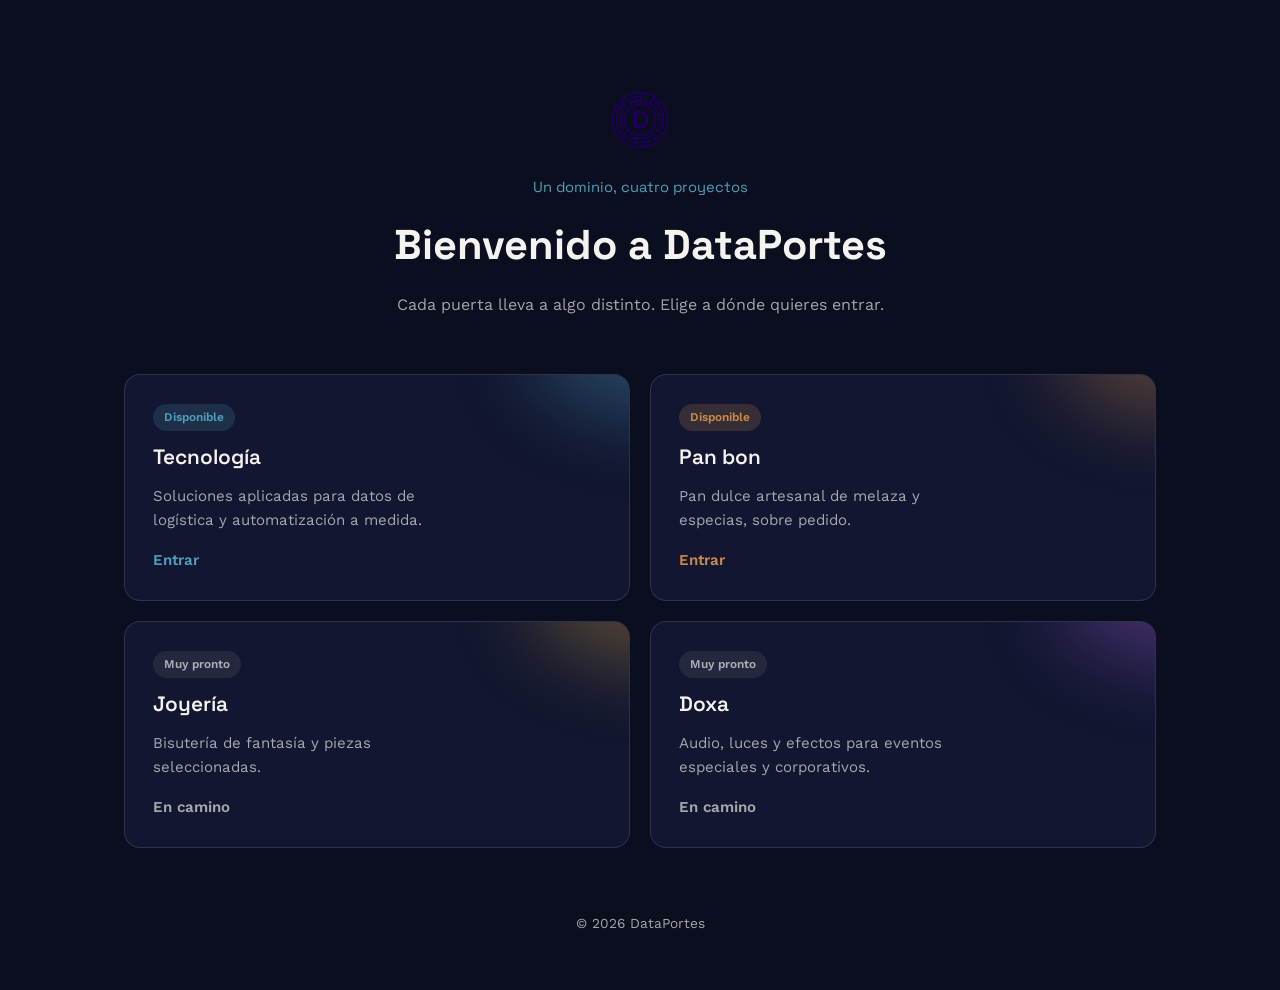
<file: index.html>
<!DOCTYPE html>
<html lang="es">
<head>
<meta charset="UTF-8">
<meta name="viewport" content="width=device-width, initial-scale=1.0">
<title>DataPortes</title>
<meta name="description" content="DataPortes: tecnología a medida, pan bon artesanal, bisutería y producción de eventos.">
<link rel="icon" href="assets/logo.png">
<link rel="preconnect" href="https://fonts.googleapis.com">
<link href="https://fonts.googleapis.com/css2?family=Space+Grotesk:wght@500;600;700&family=Work+Sans:wght@400;500;600&display=swap" rel="stylesheet">
<link rel="stylesheet" href="shared/reset.css">
<link rel="stylesheet" href="css/style.css">
</head>
<body>

<main class="portal">
  <header class="portal-head">
    <img src="assets/logodataporteazul.png" alt="DataPortes" class="portal-logo">
    <p class="portal-eyebrow">Un dominio, cuatro proyectos</p>
    <h1>Bienvenido a DataPortes</h1>
    <p class="portal-lead">Cada puerta lleva a algo distinto. Elige a dónde quieres entrar.</p>
  </header>

  <div class="doors">

    <a class="door door-live door-teal" href="home/">
      <div class="door-top">
        <span class="door-tag">Disponible</span>
      </div>
      <h2>Tecnología</h2>
      <p>Soluciones aplicadas para datos de logística y automatización a medida.</p>
      <span class="door-cta">Entrar</span>
    </a>

        <a class="door door-live door-spice" href="panbon/">
      <div class="door-top">
        <span class="door-tag">Disponible</span>
      </div>
      <h2>Pan bon</h2>
      <p>Pan dulce artesanal de melaza y especias, sobre pedido.</p>
      <span class="door-cta">Entrar</span>
    </a>

    <div class="door door-soon door-gold">
      <div class="door-top">
        <span class="door-tag">Muy pronto</span>
      </div>
      <h2>Joyería</h2>
      <p>Bisutería de fantasía y piezas seleccionadas.</p>
      <span class="door-cta door-cta-soon">En camino</span>
    </div>

    <div class="door door-soon door-violet">
      <div class="door-top">
        <span class="door-tag">Muy pronto</span>
      </div>
      <h2>Doxa</h2>
      <p>Audio, luces y efectos para eventos especiales y corporativos.</p>
      <span class="door-cta door-cta-soon">En camino</span>
    </div>

  </div>

  <footer class="portal-footer">
    <span>© <span id="year"></span> DataPortes</span>
  </footer>
</main>

<script src="js/script.js"></script>
</body>
</html>
</file>
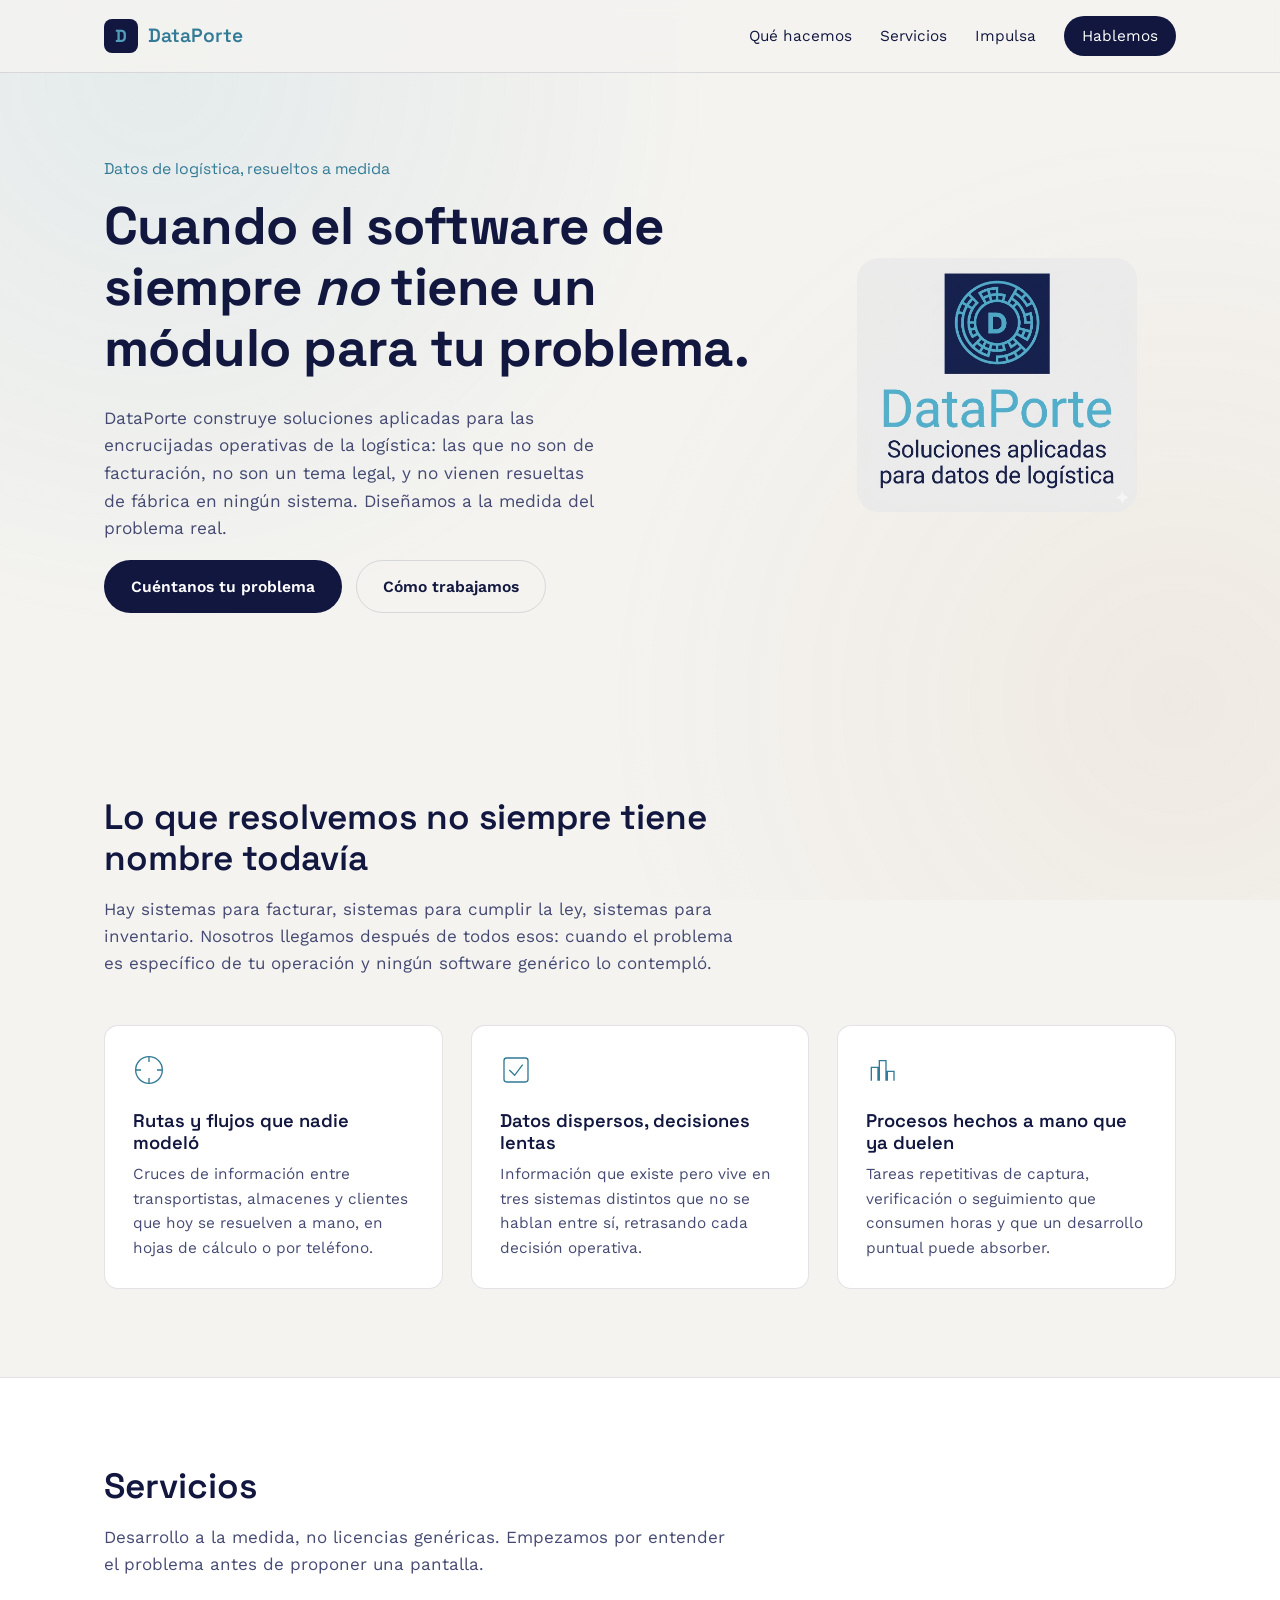
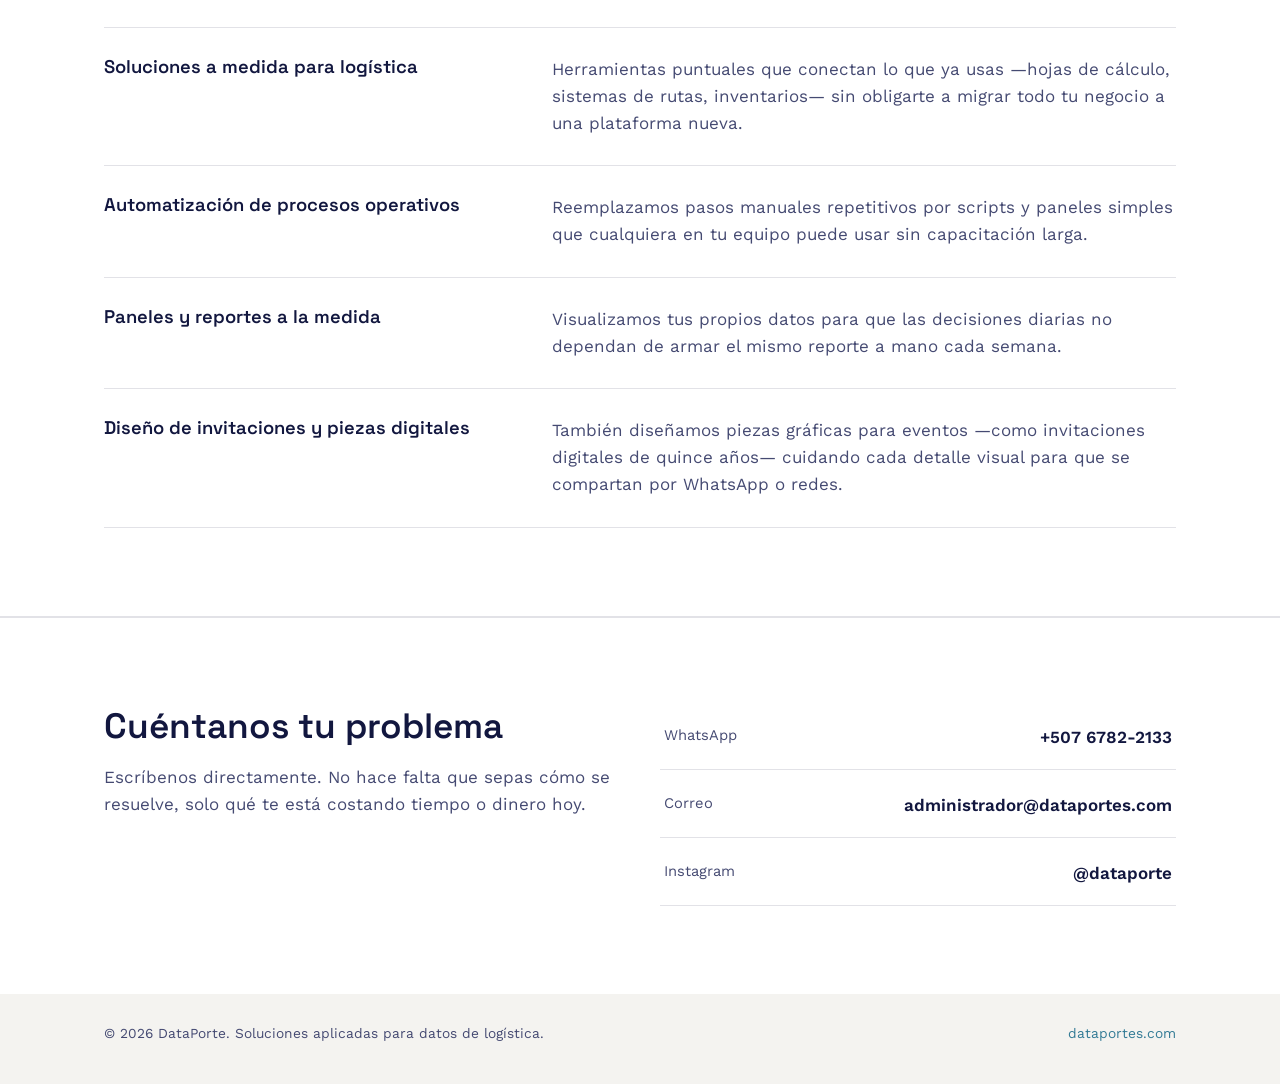
<file: home/index.html>
<!DOCTYPE html>
<html lang="es">
<head>
<meta charset="UTF-8">
<meta name="viewport" content="width=device-width, initial-scale=1.0">
<title>DataPorte — Soluciones aplicadas para datos de logística</title>
<meta name="description" content="DataPorte diseña soluciones tecnológicas a medida para problemas de logística y operación que el software convencional no resuelve.">
<link rel="icon" href="assets/logo.png">
<link rel="preconnect" href="https://fonts.googleapis.com">
<link href="https://fonts.googleapis.com/css2?family=Space+Grotesk:wght@400;500;600;700&family=Work+Sans:wght@400;500;600&display=swap" rel="stylesheet">
<link rel="stylesheet" href="../shared/reset.css">
<link rel="stylesheet" href="css/style.css">
</head>
<body>

<div class="route-bg" aria-hidden="true"></div>

<header class="site-header" id="top">
  <div class="wrap header-inner">
    <a class="brand" href="#top">
      <span class="brand-mark">D</span>
      <span class="brand-word">DataPorte</span>
    </a>
    <nav class="main-nav" id="main-nav">
      <a href="#que-hacemos">Qué hacemos</a>
      <a href="#servicios">Servicios</a>
      <a href="#impulsa">Impulsa</a>
      <a href="#contacto" class="nav-cta">Hablemos</a>
    </nav>
    <button class="nav-toggle" id="nav-toggle" aria-expanded="false" aria-controls="main-nav" aria-label="Abrir menú">
      <span></span><span></span><span></span>
    </button>
  </div>
</header>

<main>

  <!-- HERO -->
  <section class="hero wrap" id="hero">
    <div class="hero-copy">
      <p class="hero-kicker">Datos de logística, resueltos a medida</p>
      <h1>Cuando el software de siempre <em>no</em> tiene un módulo para tu problema.</h1>
      <p class="hero-lead">DataPorte construye soluciones aplicadas para las encrucijadas operativas de la logística: las que no son de facturación, no son un tema legal, y no vienen resueltas de fábrica en ningún sistema. Diseñamos a la medida del problema real.</p>
      <div class="hero-actions">
        <a href="#contacto" class="btn btn-primary">Cuéntanos tu problema</a>
        <a href="#que-hacemos" class="btn btn-ghost">Cómo trabajamos</a>
      </div>
    </div>
    <div class="hero-mark" aria-hidden="true">
      <img src="assets/logo.png" alt="" class="hero-logo">
    </div>
  </section>

  <!-- QUE HACEMOS -->
  <section class="section" id="que-hacemos">
    <div class="wrap">
      <div class="section-head">
        <h2>Lo que resolvemos no siempre tiene nombre todavía</h2>
        <p class="section-lead">Hay sistemas para facturar, sistemas para cumplir la ley, sistemas para inventario. Nosotros llegamos después de todos esos: cuando el problema es específico de tu operación y ningún software genérico lo contempló.</p>
      </div>

      <div class="problem-grid">
        <article class="problem-card">
          <svg class="problem-icon" viewBox="0 0 48 48" aria-hidden="true"><circle cx="24" cy="24" r="20" fill="none" stroke="currentColor" stroke-width="2"/><path d="M24 4 L24 12 M24 36 L24 44 M4 24 L12 24 M36 24 L44 24" stroke="currentColor" stroke-width="2"/></svg>
          <h3>Rutas y flujos que nadie modeló</h3>
          <p>Cruces de información entre transportistas, almacenes y clientes que hoy se resuelven a mano, en hojas de cálculo o por teléfono.</p>
        </article>
        <article class="problem-card">
          <svg class="problem-icon" viewBox="0 0 48 48" aria-hidden="true"><rect x="6" y="6" width="36" height="36" rx="4" fill="none" stroke="currentColor" stroke-width="2"/><path d="M14 24 L22 32 L34 16" fill="none" stroke="currentColor" stroke-width="2"/></svg>
          <h3>Datos dispersos, decisiones lentas</h3>
          <p>Información que existe pero vive en tres sistemas distintos que no se hablan entre sí, retrasando cada decisión operativa.</p>
        </article>
        <article class="problem-card">
          <svg class="problem-icon" viewBox="0 0 48 48" aria-hidden="true"><path d="M8 40 L8 20 L18 20 L18 40 M20 40 L20 10 L30 10 L30 40 M32 40 L32 26 L42 26 L42 40" fill="none" stroke="currentColor" stroke-width="2"/></svg>
          <h3>Procesos hechos a mano que ya duelen</h3>
          <p>Tareas repetitivas de captura, verificación o seguimiento que consumen horas y que un desarrollo puntual puede absorber.</p>
        </article>
      </div>
    </div>
  </section>

  <!-- SERVICIOS -->
  <section class="section section-alt" id="servicios">
    <div class="wrap">
      <div class="section-head">
        <h2>Servicios</h2>
        <p class="section-lead">Desarrollo a la medida, no licencias genéricas. Empezamos por entender el problema antes de proponer una pantalla.</p>
      </div>

      <div class="service-list">
        <div class="service-row">
          <h3>Soluciones a medida para logística</h3>
          <p>Herramientas puntuales que conectan lo que ya usas —hojas de cálculo, sistemas de rutas, inventarios— sin obligarte a migrar todo tu negocio a una plataforma nueva.</p>
        </div>
        <div class="service-row">
          <h3>Automatización de procesos operativos</h3>
          <p>Reemplazamos pasos manuales repetitivos por scripts y paneles simples que cualquiera en tu equipo puede usar sin capacitación larga.</p>
        </div>
        <div class="service-row">
          <h3>Paneles y reportes a la medida</h3>
          <p>Visualizamos tus propios datos para que las decisiones diarias no dependan de armar el mismo reporte a mano cada semana.</p>
        </div>
        <div class="service-row">
          <h3>Diseño de invitaciones y piezas digitales</h3>
          <p>También diseñamos piezas gráficas para eventos —como invitaciones digitales de quince años— cuidando cada detalle visual para que se compartan por WhatsApp o redes.</p>
        </div>
      </div>
    </div>
  </section>

 
  <!-- CONTACTO -->
  <section class="section section-contact" id="contacto">
    <div class="wrap contact-inner">
      <div>
        <h2>Cuéntanos tu problema</h2>
        <p class="section-lead">Escríbenos directamente. No hace falta que sepas cómo se resuelve, solo qué te está costando tiempo o dinero hoy.</p>
      </div>
      <div class="contact-links">
        <a href="https://wa.me/50767822133" target="_blank" rel="noopener" class="contact-link">
          <span class="contact-label">WhatsApp</span>
          <span class="contact-value">+507 6782-2133</span>
        </a>
        <a href="mailto:administrador@dataportes.com" class="contact-link">
          <span class="contact-label">Correo</span>
          <span class="contact-value">administrador@dataportes.com</span>
        </a>
        <a href="https://instagram.com/TU_INSTAGRAM_DATAPORTE" target="_blank" rel="noopener" class="contact-link">
          <span class="contact-label">Instagram</span>
          <span class="contact-value">@dataporte</span>
        </a>
      </div>
    </div>
  </section>

</main>

<footer class="site-footer">
  <div class="wrap footer-inner">
    <span>© <span id="year"></span> DataPorte. Soluciones aplicadas para datos de logística.</span>
    <a href="/" class="footer-note">dataportes.com</a>
  </div>
</footer>

<script src="js/script.js"></script>
</body>
</html>
</file>
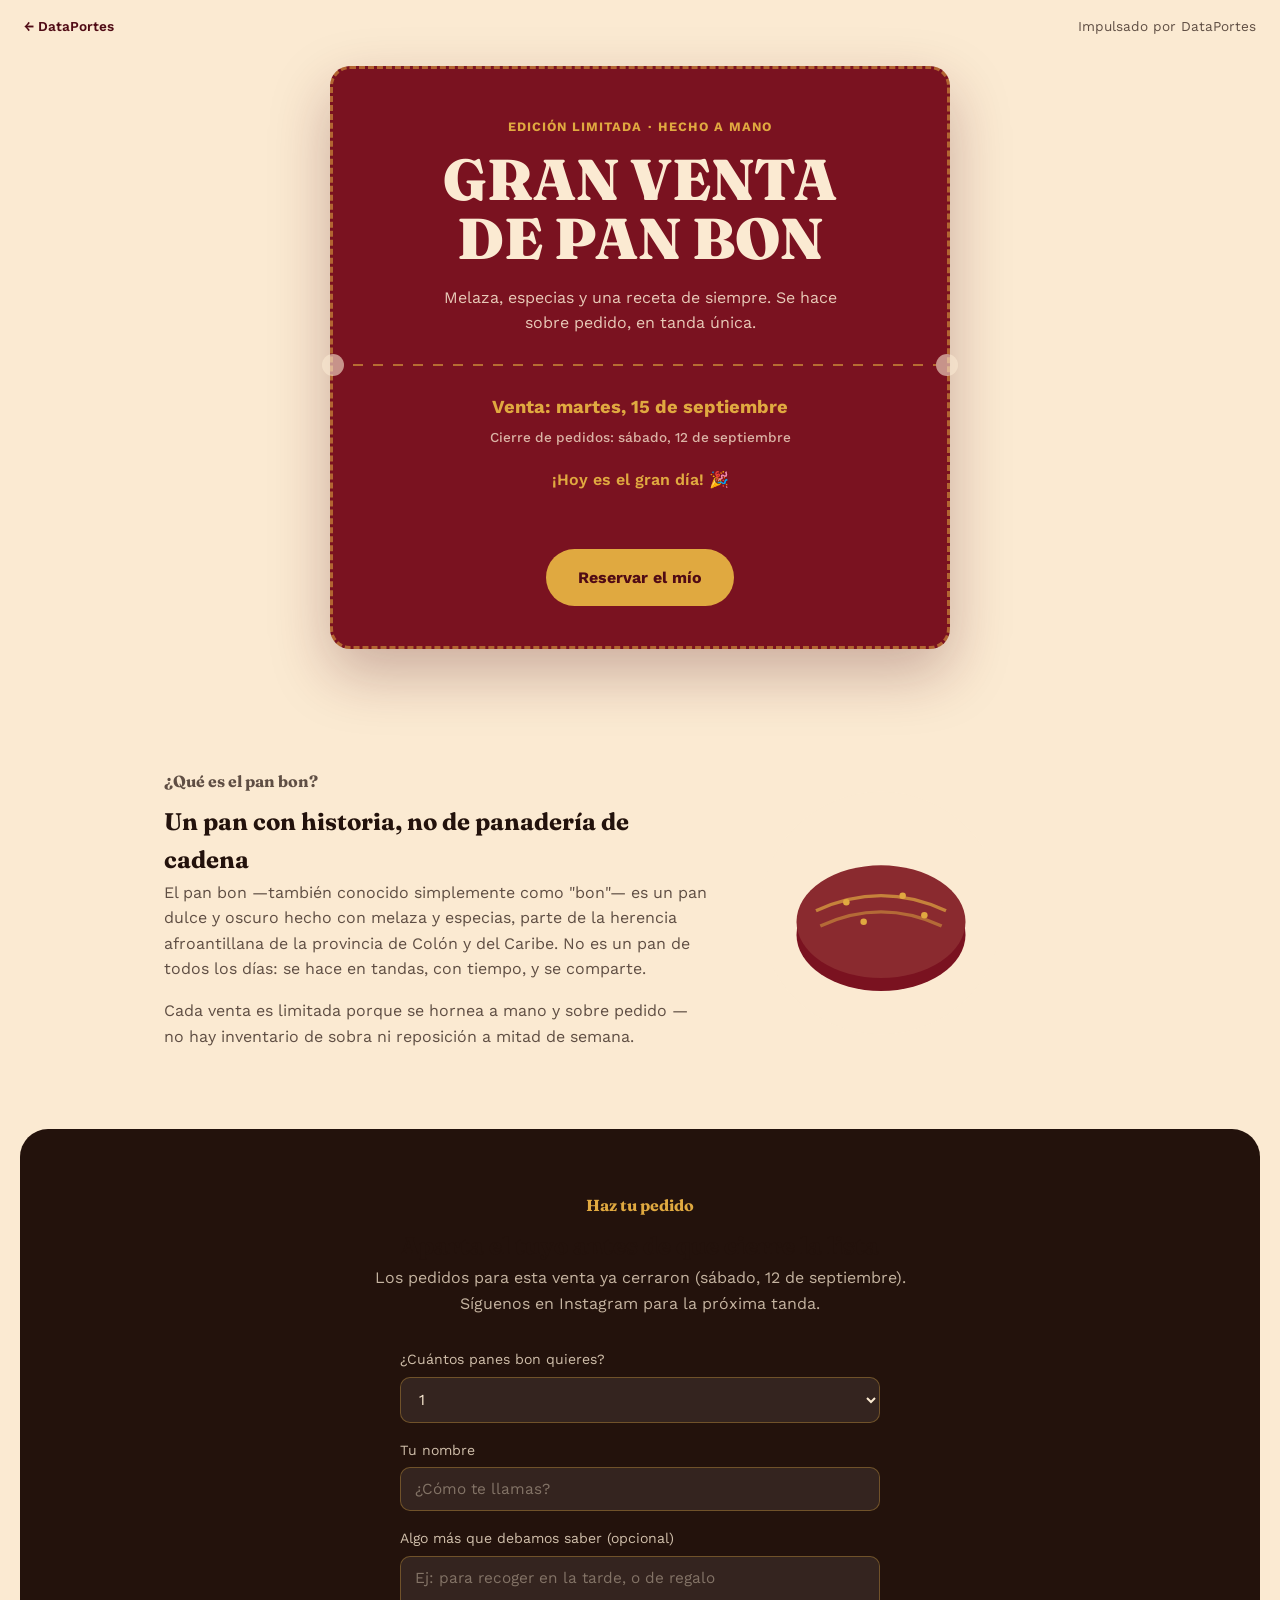
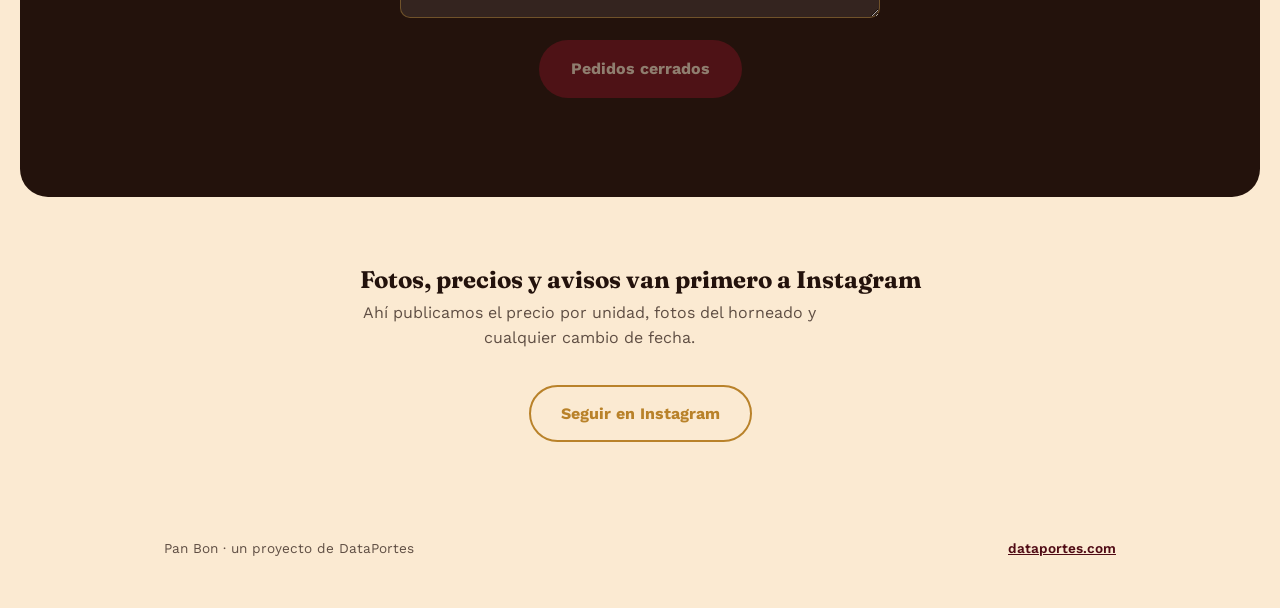
<file: panbon/index.html>
<!DOCTYPE html>
<html lang="es">
<head>
<meta charset="UTF-8">
<meta name="viewport" content="width=device-width, initial-scale=1.0">
<title>Pan Bon — Gran venta especial | DataPortes</title>
<meta name="description" content="Venta especial de pan bon artesanal, sobre pedido. Reserva el tuyo antes de que cierren los pedidos.">
<link rel="preconnect" href="https://fonts.googleapis.com">
<link href="https://fonts.googleapis.com/css2?family=Fraunces:wght@600;700;900&family=Work+Sans:wght@400;500;600;700&display=swap" rel="stylesheet">
<link rel="stylesheet" href="../shared/reset.css">
<link rel="stylesheet" href="css/style.css">
</head>
<body>

<header class="topbar">
  <a href="../" class="topbar-back">← DataPortes</a>
  <span class="topbar-tag">Impulsado por DataPortes</span>
</header>

<main>

  <!-- ANUNCIO / POSTER -->
  <section class="poster" id="anuncio">
    <div class="poster-frame">
      <p class="poster-eyebrow">Edición limitada · Hecho a mano</p>
      <h1 class="poster-title">GRAN VENTA<br>DE PAN BON</h1>
      <p class="poster-sub">Melaza, especias y una receta de siempre. Se hace sobre pedido, en tanda única.</p>

      <div class="ticket-divider" aria-hidden="true"></div>

      <div id="estado-fecha" class="fecha-block">
        <!-- Rellenado por script.js según el estado activo/sin fecha -->
      </div>

      <div id="countdown" class="countdown" aria-live="polite">
        <!-- Rellenado por script.js -->
      </div>

      <a href="#pedido" class="btn btn-gold" id="cta-reservar">Reservar el mío</a>
    </div>
  </section>

  <!-- SOBRE EL PAN BON -->
  <section class="section" id="sobre">
    <div class="wrap sobre-grid">
      <div class="sobre-copy">
        <p class="kicker">¿Qué es el pan bon?</p>
        <h2>Un pan con historia, no de panadería de cadena</h2>
        <p>El pan bon —también conocido simplemente como "bon"— es un pan dulce y oscuro hecho con melaza y especias, parte de la herencia afroantillana de la provincia de Colón y del Caribe. No es un pan de todos los días: se hace en tandas, con tiempo, y se comparte.</p>
        <p>Cada venta es limitada porque se hornea a mano y sobre pedido — no hay inventario de sobra ni reposición a mitad de semana.</p>
      </div>
      <div class="sobre-visual" aria-hidden="true">
        <svg viewBox="0 0 240 240" class="bon-illustration">
          <circle cx="120" cy="120" r="112" fill="var(--cream)"/>
          <ellipse cx="120" cy="140" rx="78" ry="52" fill="var(--maroon)"/>
          <ellipse cx="120" cy="128" rx="78" ry="52" fill="#8a2a2f"/>
          <path d="M60 118 Q120 90 180 118" stroke="var(--gold)" stroke-width="3" fill="none" opacity="0.7"/>
          <path d="M64 132 Q120 106 176 132" stroke="var(--gold)" stroke-width="3" fill="none" opacity="0.5"/>
          <circle cx="88" cy="110" r="3" fill="var(--gold)"/>
          <circle cx="140" cy="104" r="3" fill="var(--gold)"/>
          <circle cx="160" cy="122" r="3" fill="var(--gold)"/>
          <circle cx="104" cy="128" r="3" fill="var(--gold)"/>
        </svg>
      </div>
    </div>
  </section>

  <!-- PEDIDO -->
  <section class="section section-pedido" id="pedido">
    <div class="wrap">
      <div class="pedido-head">
        <p class="kicker kicker-light">Haz tu pedido</p>
        <h2>Aparta el tuyo antes de que cierre la lista</h2>
        <p id="pedido-info" class="pedido-info"></p>
      </div>

      <form class="order-form" id="order-form">
        <div class="field-row">
          <label for="cantidad">¿Cuántos panes bon quieres?</label>
          <select id="cantidad" name="cantidad">
            <option value="1">1</option>
            <option value="2">2</option>
            <option value="3">3</option>
            <option value="4">4</option>
            <option value="5 o más">5 o más</option>
          </select>
        </div>
        <div class="field-row">
          <label for="nombre">Tu nombre</label>
          <input type="text" id="nombre" name="nombre" placeholder="¿Cómo te llamas?">
        </div>
        <div class="field-row">
          <label for="nota">Algo más que debamos saber (opcional)</label>
          <textarea id="nota" name="nota" rows="2" placeholder="Ej: para recoger en la tarde, o de regalo"></textarea>
        </div>
        <button type="submit" class="btn btn-maroon" id="submit-pedido">Enviar pedido por WhatsApp</button>
        <p class="order-note" id="order-note"></p>
      </form>
    </div>
  </section>

  <!-- INSTAGRAM -->
  <section class="section section-insta" id="instagram">
    <div class="wrap insta-inner">
      <div>
        <h2>Fotos, precios y avisos van primero a Instagram</h2>
        <p>Ahí publicamos el precio por unidad, fotos del horneado y cualquier cambio de fecha.</p>
      </div>
      <a href="https://instagram.com/TU_INSTAGRAM_PANBON" target="_blank" rel="noopener" class="btn btn-outline-gold">Seguir en Instagram</a>
    </div>
  </section>

</main>

<footer class="site-footer">
  <div class="wrap footer-inner">
    <span>Pan Bon · un proyecto de DataPortes</span>
    <a href="../" class="footer-link">dataportes.com</a>
  </div>
</footer>

<script src="js/script.js"></script>
</body>
</html>
</file>
<file: css/style.css>
:root{
  --bg: #0b0e1f;
  --paper: #121630;
  --ink: #f4f3f0;
  --ink-soft: rgba(244,243,240,0.66);
  --line: rgba(244,243,240,0.12);

  --teal: #4f9fbb;
  --spice: #c98a4a;
  --gold: #cda23a;
  --violet: #9d5fd6;

  --font-display: "Space Grotesk", "Helvetica Neue", Arial, sans-serif;
  --font-body: "Work Sans", "Helvetica Neue", Arial, sans-serif;
}

body{
  background: var(--bg);
  color: var(--ink);
  font-family: var(--font-body);
  line-height: 1.6;
  min-height: 100vh;
}

.portal{
  max-width: 1080px;
  margin: 0 auto;
  padding: 88px 24px 56px;
  display: flex;
  flex-direction: column;
  align-items: center;
}

.portal-head{
  text-align: center;
  max-width: 520px;
  margin-bottom: 56px;
}

.portal-logo{
  width: 64px;
  height: 64px;
  border-radius: 14px;
  margin: 0 auto 24px;
}

.portal-eyebrow{
  font-family: var(--font-display);
  color: var(--teal);
  font-size: 0.92rem;
  margin-bottom: 12px;
}

.portal-head h1{
  font-family: var(--font-display);
  font-weight: 700;
  font-size: clamp(1.8rem, 4vw, 2.6rem);
  margin-bottom: 14px;
}

.portal-lead{
  color: var(--ink-soft);
}

.doors{
  width: 100%;
  display: grid;
  grid-template-columns: repeat(2, 1fr);
  gap: 20px;
}

.door{
  position: relative;
  display: flex;
  flex-direction: column;
  gap: 10px;
  padding: 28px;
  border-radius: 16px;
  background: var(--paper);
  border: 1px solid var(--line);
  text-decoration: none;
  color: var(--ink);
  overflow: hidden;
  transition: transform 0.18s ease, border-color 0.18s ease;
}

.door::before{
  content: "";
  position: absolute;
  inset: -40% -40% auto auto;
  width: 60%;
  height: 60%;
  border-radius: 50%;
  filter: blur(40px);
  opacity: 0.35;
  pointer-events: none;
}

.door-teal::before{ background: var(--teal); }
.door-spice::before{ background: var(--spice); }
.door-gold::before{ background: var(--gold); }
.door-violet::before{ background: var(--violet); }

.door-live:hover{
  transform: translateY(-3px);
  text-decoration: none;
}
.door-live.door-teal:hover{ border-color: var(--teal); }
.door-live.door-spice:hover{ border-color: var(--spice); }
.door-live.door-gold:hover{ border-color: var(--gold); }
.door-live.door-violet:hover{ border-color: var(--violet); }

.door h2{
  font-family: var(--font-display);
  font-weight: 600;
  font-size: 1.3rem;
  position: relative;
}

.door p{
  color: var(--ink-soft);
  font-size: 0.94rem;
  max-width: 34ch;
  position: relative;
}

.door-top{
  position: relative;
}

.door-tag{
  display: inline-block;
  font-size: 0.74rem;
  font-weight: 600;
  padding: 4px 11px;
  border-radius: 999px;
  background: rgba(244,243,240,0.08);
  color: var(--ink-soft);
}

.door-live .door-tag{
  background: rgba(79,159,187,0.18);
  color: var(--teal);
}
.door-live.door-spice .door-tag{ background: rgba(201,138,74,0.2); color: var(--spice); }
.door-live.door-gold .door-tag{ background: rgba(205,162,58,0.2); color: var(--gold); }
.door-live.door-violet .door-tag{ background: rgba(157,95,214,0.2); color: var(--violet); }

.door-live .door-cta{ color: var(--teal); }
.door-live.door-spice .door-cta{ color: var(--spice); }
.door-live.door-gold .door-cta{ color: var(--gold); }
.door-live.door-violet .door-cta{ color: var(--violet); }

.door-cta{
  margin-top: auto;
  padding-top: 6px;
  font-weight: 600;
  font-size: 0.94rem;
  position: relative;
}

.door-cta-soon{ color: var(--ink-soft); }

.door-soon{
  cursor: default;
}
.door-soon:hover{
  transform: none;
}

.portal-footer{
  margin-top: 64px;
  font-size: 0.86rem;
  color: var(--ink-soft);
}

@media (max-width: 640px){
  .doors{ grid-template-columns: 1fr; }
}
</file>
<file: home/css/style.css>
/* ============================================
   DataPorte — tokens
   ============================================ */
:root{
  --ink: #12173f;
  --ink-soft: #454a72;
  --teal: #4f9fbb;
  --teal-deep: #327a95;
  --bg: #f4f3f0;
  --paper: #ffffff;
  --spice: #b97a3d;
  --spice-deep: #96602c;
  --line: rgba(18, 23, 63, 0.12);

  --font-display: "Space Grotesk", "Helvetica Neue", Arial, sans-serif;
  --font-body: "Work Sans", "Helvetica Neue", Arial, sans-serif;

  --max: 1120px;
}

*, *::before, *::after{ box-sizing: border-box; }
html{ scroll-behavior: smooth; }

@media (prefers-reduced-motion: reduce){
  html{ scroll-behavior: auto; }
  *{ animation-duration: 0.001ms !important; animation-iteration-count: 1 !important; transition-duration: 0.001ms !important; }
}

body{
  margin: 0;
  background: var(--bg);
  color: var(--ink);
  font-family: var(--font-body);
  font-size: 17px;
  line-height: 1.6;
  -webkit-font-smoothing: antialiased;
}

h1, h2, h3{
  font-family: var(--font-display);
  color: var(--ink);
  line-height: 1.15;
  margin: 0 0 0.5em;
  font-weight: 600;
}

h1{ font-size: clamp(2.1rem, 4.4vw, 3.3rem); font-weight: 700; letter-spacing: -0.01em; }
h2{ font-size: clamp(1.6rem, 3vw, 2.2rem); }
h3{ font-size: 1.15rem; }

p{ margin: 0 0 1em; max-width: 62ch; }

a{ color: var(--teal-deep); text-decoration: none; }
a:hover{ text-decoration: underline; }

:focus-visible{
  outline: 2px solid var(--teal-deep);
  outline-offset: 3px;
}

.wrap{
  max-width: var(--max);
  margin: 0 auto;
  padding: 0 24px;
}

img{ max-width: 100%; display: block; }

/* ============================================
   Decorative background motif — echoes the logo's ring
   ============================================ */
.route-bg{
  position: fixed;
  inset: 0;
  z-index: -1;
  pointer-events: none;
  background-image:
    radial-gradient(circle at 12% 8%, rgba(79,159,187,0.09), transparent 40%),
    radial-gradient(circle at 92% 78%, rgba(185,122,61,0.07), transparent 42%);
}

/* ============================================
   Header
   ============================================ */
.site-header{
  position: sticky;
  top: 0;
  z-index: 40;
  background: rgba(244,243,240,0.86);
  backdrop-filter: blur(8px);
  border-bottom: 1px solid var(--line);
}

.header-inner{
  display: flex;
  align-items: center;
  justify-content: space-between;
  height: 72px;
}

.brand{
  display: flex;
  align-items: center;
  gap: 10px;
  color: var(--ink);
}
.brand:hover{ text-decoration: none; }

.brand-mark{
  width: 34px;
  height: 34px;
  border-radius: 8px;
  background: var(--ink);
  color: var(--teal);
  font-family: var(--font-display);
  font-weight: 700;
  display: flex;
  align-items: center;
  justify-content: center;
  font-size: 1.1rem;
}

.brand-word{
  font-family: var(--font-display);
  font-weight: 600;
  font-size: 1.2rem;
  color: var(--teal-deep);
}

.main-nav{
  display: flex;
  align-items: center;
  gap: 28px;
}
.main-nav a{
  color: var(--ink);
  font-size: 0.96rem;
}
.main-nav a:hover{ color: var(--teal-deep); text-decoration: none; }

.nav-cta{
  background: var(--ink);
  color: var(--paper) !important;
  padding: 8px 18px;
  border-radius: 999px;
}
.nav-cta:hover{ background: var(--teal-deep); }

.nav-toggle{
  display: none;
  flex-direction: column;
  justify-content: center;
  gap: 5px;
  width: 40px;
  height: 40px;
  background: none;
  border: none;
  cursor: pointer;
}
.nav-toggle span{
  height: 2px;
  background: var(--ink);
  border-radius: 2px;
}

/* ============================================
   Buttons
   ============================================ */
.btn{
  display: inline-block;
  padding: 13px 26px;
  border-radius: 999px;
  font-weight: 600;
  font-size: 0.98rem;
  border: 1px solid transparent;
  cursor: pointer;
  transition: transform 0.15s ease, background 0.15s ease, color 0.15s ease;
}
.btn:hover{ text-decoration: none; }

.btn-primary{
  background: var(--ink);
  color: var(--paper);
}
.btn-primary:hover{ background: var(--teal-deep); }

.btn-ghost{
  background: transparent;
  color: var(--ink);
  border-color: var(--line);
}
.btn-ghost:hover{ border-color: var(--ink); }

.btn-outline{
  background: transparent;
  color: var(--spice-deep);
  border-color: var(--spice);
}
.btn-outline:hover{ background: var(--spice); color: var(--paper); }

/* ============================================
   Hero
   ============================================ */
.hero{
  display: grid;
  grid-template-columns: 1.3fr 0.7fr;
  align-items: center;
  gap: 48px;
  padding: 84px 24px 96px;
}

.hero-kicker{
  font-family: var(--font-display);
  color: var(--teal-deep);
  font-size: 0.98rem;
  margin-bottom: 14px;
}

.hero-lead{
  font-size: 1.08rem;
  color: var(--ink-soft);
}

.hero-lead, .hero h1{ max-width: 46ch; }

.hero-actions{
  display: flex;
  gap: 14px;
  flex-wrap: wrap;
  margin-top: 8px;
}

.hero-mark{
  position: relative;
  display: flex;
  justify-content: center;
}
.hero-logo{
  width: min(280px, 100%);
  border-radius: 22px;
}

/* ============================================
   Sections
   ============================================ */
.section{ padding: 88px 0; }
.section-alt{ background: var(--paper); border-top: 1px solid var(--line); border-bottom: 1px solid var(--line); }

.section-head{ max-width: 640px; margin-bottom: 48px; }
.section-lead{ color: var(--ink-soft); }

/* problem cards */
.problem-grid{
  display: grid;
  grid-template-columns: repeat(3, 1fr);
  gap: 28px;
}
.problem-card{
  padding: 28px;
  background: var(--paper);
  border: 1px solid var(--line);
  border-radius: 14px;
}
.problem-icon{
  width: 32px;
  height: 32px;
  color: var(--teal-deep);
  margin-bottom: 16px;
}
.problem-card p{ color: var(--ink-soft); font-size: 0.96rem; margin-bottom: 0; }

/* service rows */
.service-list{
  display: grid;
  gap: 0;
  border-top: 1px solid var(--line);
}
.service-row{
  display: grid;
  grid-template-columns: 1fr 1.5fr;
  gap: 32px;
  padding: 28px 0;
  border-bottom: 1px solid var(--line);
}
.service-row p{ color: var(--ink-soft); margin-bottom: 0; }

/* ============================================
   Impulsa (side venture) — warmer accent, same identity
   ============================================ */
.section-impulsa{
  background: linear-gradient(180deg, rgba(185,122,61,0.06), transparent 60%);
}
.impulsa-kicker{ color: var(--spice-deep); }

.impulsa-grid{
  display: grid;
  grid-template-columns: 1fr 1fr;
  gap: 28px;
  margin-bottom: 48px;
}
.impulsa-card{
  position: relative;
  background: var(--paper);
  border: 1px solid var(--line);
  border-radius: 16px;
  padding: 32px;
}
.impulsa-badge{
  display: inline-block;
  font-size: 0.78rem;
  font-weight: 600;
  color: var(--spice-deep);
  background: rgba(185,122,61,0.12);
  padding: 4px 12px;
  border-radius: 999px;
  margin-bottom: 14px;
}
.impulsa-card p{ color: var(--ink-soft); }

.order-box{
  background: var(--ink);
  color: var(--paper);
  border-radius: 20px;
  padding: 40px;
  display: grid;
  grid-template-columns: 0.9fr 1.1fr;
  gap: 40px;
}
.order-copy h3{ color: var(--paper); }
.order-copy p{ color: rgba(255,255,255,0.7); }

.order-form{ display: flex; flex-direction: column; gap: 14px; }
.field-row{ display: flex; flex-direction: column; gap: 6px; }
.field-row label{ font-size: 0.88rem; color: rgba(255,255,255,0.75); }

.order-form input,
.order-form select,
.order-form textarea{
  background: rgba(255,255,255,0.08);
  border: 1px solid rgba(255,255,255,0.22);
  border-radius: 10px;
  padding: 11px 14px;
  color: var(--paper);
  font-family: var(--font-body);
  font-size: 0.96rem;
  resize: vertical;
}
.order-form input::placeholder,
.order-form textarea::placeholder{ color: rgba(255,255,255,0.4); }

.order-form select option{ color: var(--ink); }

.order-form .btn-primary{
  background: var(--spice);
  align-self: flex-start;
  margin-top: 4px;
}
.order-form .btn-primary:hover{ background: var(--spice-deep); }

.order-note{
  font-size: 0.88rem;
  color: rgba(255,255,255,0.7);
  margin: 0;
  min-height: 1.4em;
}

/* ============================================
   Contact
   ============================================ */
.section-contact{ background: var(--paper); border-top: 1px solid var(--line); }
.contact-inner{
  display: grid;
  grid-template-columns: 1fr 1fr;
  gap: 40px;
  align-items: start;
}
.contact-links{ display: flex; flex-direction: column; gap: 4px; }
.contact-link{
  display: flex;
  justify-content: space-between;
  padding: 18px 4px;
  border-bottom: 1px solid var(--line);
  color: var(--ink);
}
.contact-link:hover{ color: var(--teal-deep); text-decoration: none; }
.contact-label{ color: var(--ink-soft); font-size: 0.92rem; }
.contact-value{ font-weight: 600; }

/* ============================================
   Footer
   ============================================ */
.site-footer{ padding: 28px 0 40px; }
.footer-inner{
  display: flex;
  justify-content: space-between;
  flex-wrap: wrap;
  gap: 8px;
  font-size: 0.86rem;
  color: var(--ink-soft);
}

/* ============================================
   Responsive
   ============================================ */
@media (max-width: 860px){
  .hero{ grid-template-columns: 1fr; padding-top: 56px; }
  .hero-mark{ order: -1; }
  .hero-logo{ width: 180px; margin: 0 auto; }

  .problem-grid{ grid-template-columns: 1fr; }
  .service-row{ grid-template-columns: 1fr; gap: 8px; }
  .impulsa-grid{ grid-template-columns: 1fr; }
  .order-box{ grid-template-columns: 1fr; padding: 28px; }
  .contact-inner{ grid-template-columns: 1fr; }

  .main-nav{
    position: absolute;
    top: 72px;
    left: 0;
    right: 0;
    background: var(--bg);
    flex-direction: column;
    align-items: flex-start;
    padding: 18px 24px 26px;
    border-bottom: 1px solid var(--line);
    display: none;
    gap: 16px;
  }
  .main-nav.open{ display: flex; }
  .nav-cta{ align-self: flex-start; }
  .nav-toggle{ display: flex; }
}
</file>
<file: panbon/css/style.css>
:root{
  --maroon: #7a1220;
  --maroon-deep: #500b15;
  --gold: #e0a940;
  --gold-deep: #b9822a;
  --cream: #fbead2;
  --dark: #23120c;
  --ink-soft: rgba(35,18,12,0.72);

  --font-display: "Fraunces", "Georgia", serif;
  --font-body: "Work Sans", "Helvetica Neue", Arial, sans-serif;
}

body{
  background: var(--cream);
  color: var(--dark);
  font-family: var(--font-body);
  line-height: 1.6;
}

.wrap{ max-width: 1000px; margin: 0 auto; padding: 0 24px; }

h1, h2{ font-family: var(--font-display); color: var(--dark); }

p{ margin: 0 0 1em; }

a{ color: inherit; }

/* ============================================
   Top bar
   ============================================ */
.topbar{
  display: flex;
  justify-content: space-between;
  align-items: center;
  padding: 16px 24px;
  font-size: 0.85rem;
}
.topbar-back{
  color: var(--maroon-deep);
  font-weight: 600;
  text-decoration: none;
}
.topbar-back:hover{ text-decoration: underline; }
.topbar-tag{ color: var(--ink-soft); }

/* ============================================
   Poster hero — the "raffle ticket" announcement
   ============================================ */
.poster{
  display: flex;
  justify-content: center;
  padding: 12px 20px 56px;
}

.poster-frame{
  position: relative;
  width: 100%;
  max-width: 620px;
  background: var(--maroon);
  color: var(--cream);
  border-radius: 20px;
  padding: 48px 36px 40px;
  text-align: center;
  border: 3px dashed rgba(224,169,64,0.55);
  box-shadow: 0 24px 60px rgba(80,11,21,0.28);
}

.poster-eyebrow{
  font-weight: 700;
  letter-spacing: 0.08em;
  text-transform: uppercase;
  font-size: 0.8rem;
  color: var(--gold);
  margin-bottom: 14px;
}

.poster-title{
  font-weight: 900;
  font-size: clamp(2.4rem, 8vw, 3.6rem);
  line-height: 1.02;
  color: var(--cream);
  margin-bottom: 16px;
}

.poster-sub{
  color: rgba(251,234,210,0.85);
  max-width: 40ch;
  margin-left: auto;
  margin-right: auto;
}

/* dashed + circle "perforation" divider, like a ticket stub */
.ticket-divider{
  position: relative;
  height: 2px;
  margin: 28px -36px 26px;
  background-image: repeating-linear-gradient(to right, var(--gold) 0 10px, transparent 10px 20px);
  opacity: 0.6;
}
.ticket-divider::before,
.ticket-divider::after{
  content: "";
  position: absolute;
  top: 50%;
  transform: translateY(-50%);
  width: 22px;
  height: 22px;
  border-radius: 50%;
  background: var(--cream);
}
.ticket-divider::before{ left: -11px; }
.ticket-divider::after{ right: -11px; }

.fecha-block{
  font-weight: 700;
  font-size: 1.15rem;
  color: var(--gold);
  margin-bottom: 18px;
}
.fecha-block .fecha-nota{
  display: block;
  font-weight: 500;
  font-size: 0.85rem;
  color: rgba(251,234,210,0.75);
  margin-top: 6px;
}

.countdown{
  display: flex;
  justify-content: center;
  gap: 14px;
  margin-bottom: 30px;
  flex-wrap: wrap;
}
.count-unit{
  background: rgba(0,0,0,0.18);
  border: 1px solid rgba(224,169,64,0.4);
  border-radius: 12px;
  padding: 12px 14px;
  min-width: 68px;
}
.count-num{
  display: block;
  font-family: var(--font-display);
  font-weight: 700;
  font-size: 1.7rem;
  color: var(--cream);
}
.count-label{
  display: block;
  font-size: 0.7rem;
  text-transform: uppercase;
  letter-spacing: 0.06em;
  color: rgba(251,234,210,0.7);
  margin-top: 2px;
}

.countdown-message{
  font-weight: 600;
  color: var(--gold);
  margin-bottom: 26px;
}

/* ============================================
   Buttons
   ============================================ */
.btn{
  display: inline-block;
  padding: 14px 30px;
  border-radius: 999px;
  font-weight: 700;
  font-size: 1rem;
  text-decoration: none;
  border: 2px solid transparent;
  cursor: pointer;
  transition: transform 0.15s ease, background 0.15s ease;
}
.btn:hover{ text-decoration: none; transform: translateY(-1px); }

.btn-gold{
  background: var(--gold);
  color: var(--maroon-deep);
}
.btn-gold:hover{ background: #f0bf63; }

.btn-maroon{
  background: var(--maroon);
  color: var(--cream);
}
.btn-maroon:hover{ background: var(--maroon-deep); }

.btn-outline-gold{
  background: transparent;
  color: var(--gold-deep);
  border-color: var(--gold-deep);
}
.btn-outline-gold:hover{ background: var(--gold-deep); color: var(--cream); }

.btn[disabled]{
  opacity: 0.5;
  cursor: not-allowed;
  transform: none !important;
}

/* ============================================
   Sections
   ============================================ */
.section{ padding: 64px 0; }

.kicker{
  font-family: var(--font-display);
  font-weight: 700;
  color: var(--maroon);
  margin-bottom: 8px;
}
.kicker-light{ color: var(--gold); }

.sobre-grid{
  display: grid;
  grid-template-columns: 1.2fr 0.8fr;
  gap: 40px;
  align-items: center;
}
.sobre-copy p{ color: var(--ink-soft); }
.bon-illustration{ width: 100%; max-width: 260px; margin: 0 auto; }

/* ============================================
   Pedido
   ============================================ */
.section-pedido{
  background: var(--dark);
  color: var(--cream);
  border-radius: 28px;
  margin: 0 20px;
}
.section-pedido .kicker{ color: var(--gold); }
.pedido-head{ max-width: 560px; margin: 0 auto 32px; text-align: center; }
.pedido-info{ color: rgba(251,234,210,0.75); }

.order-form{
  max-width: 480px;
  margin: 0 auto;
  display: flex;
  flex-direction: column;
  gap: 16px;
}
.field-row{ display: flex; flex-direction: column; gap: 6px; }
.field-row label{ font-size: 0.88rem; color: rgba(251,234,210,0.8); }

.order-form input,
.order-form select,
.order-form textarea{
  background: rgba(255,255,255,0.08);
  border: 1px solid rgba(224,169,64,0.35);
  border-radius: 10px;
  padding: 12px 14px;
  color: var(--cream);
  font-family: var(--font-body);
  font-size: 0.96rem;
  resize: vertical;
}
.order-form select option{ color: var(--dark); }
.order-form input::placeholder,
.order-form textarea::placeholder{ color: rgba(251,234,210,0.4); }

.order-form .btn{ align-self: center; margin-top: 6px; }

.order-note{
  text-align: center;
  font-size: 0.88rem;
  color: var(--gold);
  min-height: 1.4em;
  margin: 0;
}

/* ============================================
   Instagram
   ============================================ */
.section-insta{ text-align: center; }
.insta-inner{
  display: flex;
  flex-direction: column;
  align-items: center;
  gap: 18px;
}
.insta-inner p{ color: var(--ink-soft); max-width: 46ch; }

/* ============================================
   Footer
   ============================================ */
.site-footer{ padding: 32px 0 48px; }
.footer-inner{
  display: flex;
  justify-content: space-between;
  flex-wrap: wrap;
  gap: 8px;
  font-size: 0.85rem;
  color: var(--ink-soft);
}
.footer-link{ color: var(--maroon-deep); font-weight: 600; }

/* ============================================
   Responsive
   ============================================ */
@media (max-width: 720px){
  .sobre-grid{ grid-template-columns: 1fr; text-align: left; }
  .sobre-visual{ order: -1; }
  .section-pedido{ margin: 0 12px; border-radius: 20px; }
  .poster-frame{ padding: 40px 22px 32px; }
  .ticket-divider{ margin-left: -22px; margin-right: -22px; }
}
</file>
